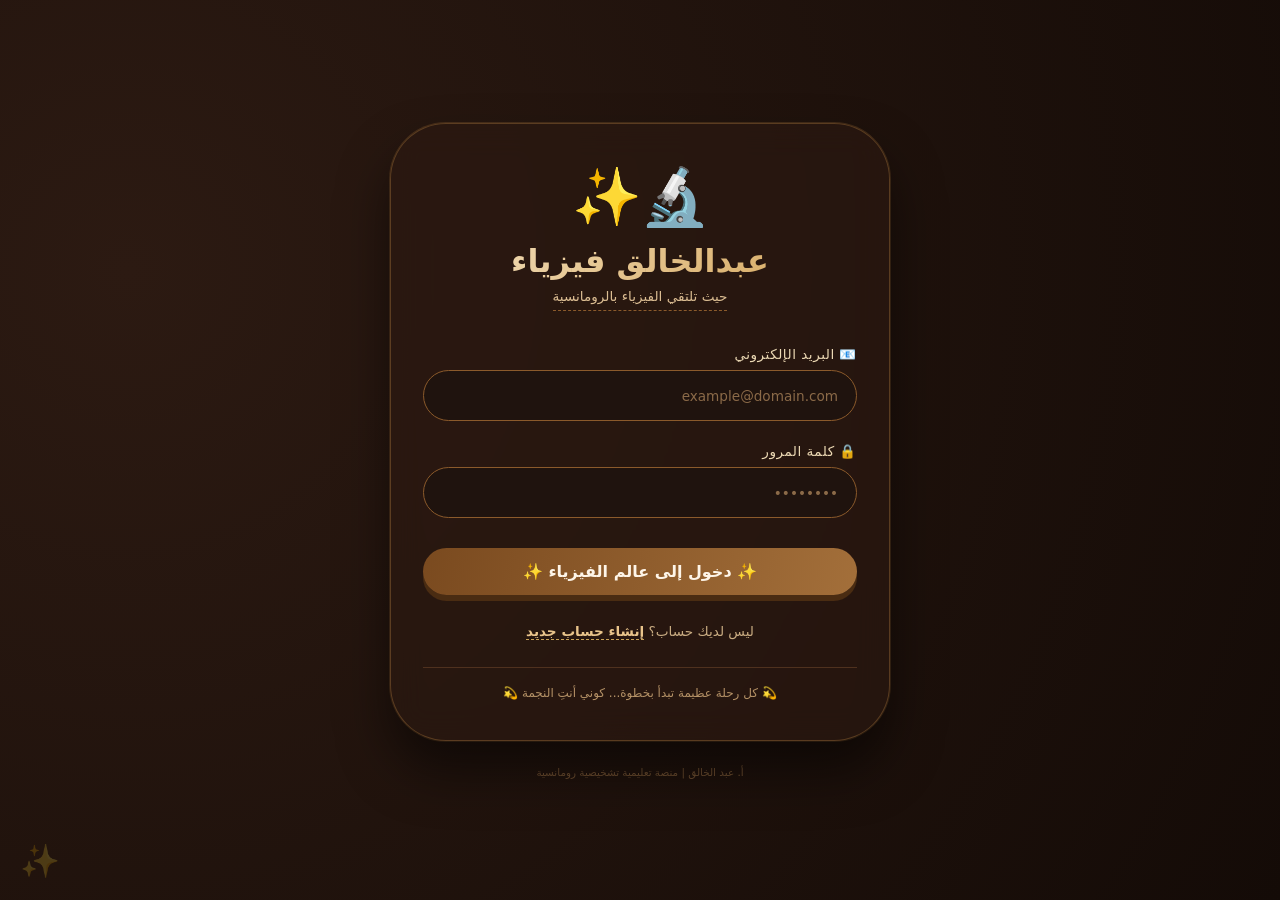
<file: index.html>
<!DOCTYPE html>
<html lang="ar" dir="rtl">
<head>
    <meta charset="UTF-8">
    <meta name="viewport" content="width=device-width, initial-scale=1.0, user-scalable=yes">
    <title>عبدالخالق فيزياء | بوابة الدخول</title>
    <style>
        * {
            margin: 0;
            padding: 0;
            box-sizing: border-box;
        }

        body {
            font-family: 'Segoe UI', 'Tajawal', system-ui, -apple-system, sans-serif;
            background: radial-gradient(circle at 10% 30%, #2c1a12, #140b07);
            min-height: 100vh;
            display: flex;
            align-items: center;
            justify-content: center;
            padding: 20px;
            position: relative;
        }

        /* خلفية متحركة هادئة */
        body::before {
            content: "";
            position: absolute;
            width: 100%;
            height: 100%;
            background-image: radial-gradient(circle at 20% 40%, rgba(210, 150, 75, 0.08) 1%, transparent 1%);
            background-size: 40px 40px;
            pointer-events: none;
        }

        body::after {
            content: "✨";
            position: absolute;
            bottom: 20px;
            left: 20px;
            font-size: 2rem;
            opacity: 0.2;
            pointer-events: none;
        }

        .container {
            width: 100%;
            max-width: 500px;
            position: relative;
            z-index: 2;
        }

        /* البطاقة الرئيسية */
        .glass-card {
            background: rgba(44, 26, 18, 0.65);
            backdrop-filter: blur(16px);
            border-radius: 56px;
            padding: 40px 32px;
            box-shadow: 0 30px 50px rgba(0, 0, 0, 0.5), 0 0 0 1px rgba(210, 150, 75, 0.2);
            border: 1px solid rgba(210, 150, 75, 0.3);
            transition: all 0.4s ease;
        }

        /* الشعار */
        .logo {
            text-align: center;
            font-size: 3.5rem;
            margin-bottom: 12px;
            letter-spacing: -2px;
        }

        h1 {
            text-align: center;
            font-size: 2rem;
            font-weight: 600;
            background: linear-gradient(135deg, #f3e0be, #d4a55a);
            background-clip: text;
            -webkit-background-clip: text;
            color: transparent;
            margin-bottom: 6px;
        }

        .subtitle {
            text-align: center;
            color: #dbbd92;
            font-size: 0.85rem;
            margin-bottom: 35px;
            border-bottom: 1px dashed #8b5a2b;
            display: inline-block;
            width: auto;
            margin-left: auto;
            margin-right: auto;
            padding-bottom: 6px;
        }

        /* الحقول */
        .input-group {
            margin-bottom: 22px;
        }

        label {
            display: block;
            margin-bottom: 8px;
            color: #ecd9b4;
            font-weight: 500;
            font-size: 0.85rem;
            letter-spacing: 0.5px;
        }

        input {
            width: 100%;
            padding: 15px 18px;
            background: #1f130e;
            border: 1.5px solid #8b5a2b;
            border-radius: 60px;
            font-size: 1rem;
            color: #faeedb;
            transition: all 0.25s ease;
            font-family: inherit;
            outline: none;
        }

        input:focus {
            border-color: #e9b85c;
            box-shadow: 0 0 12px rgba(233, 184, 92, 0.2);
            background: #2a1a12;
        }

        input::placeholder {
            color: #8b6a48;
            font-size: 0.85rem;
        }

        /* الأزرار */
        .btn {
            width: 100%;
            background: linear-gradient(105deg, #7a4a1f, #a36f3a);
            border: none;
            padding: 14px;
            border-radius: 60px;
            font-weight: bold;
            font-size: 1rem;
            color: #fef5e8;
            cursor: pointer;
            transition: 0.25s;
            margin-top: 8px;
            font-family: inherit;
            box-shadow: 0 6px 0 #4a2c12;
        }

        .btn:hover {
            background: linear-gradient(105deg, #8e5829, #b88348);
            transform: translateY(-2px);
            box-shadow: 0 8px 0 #4a2c12;
        }

        .btn:active {
            transform: translateY(2px);
            box-shadow: 0 3px 0 #4a2c12;
        }

        .btn-secondary {
            background: transparent;
            box-shadow: none;
            border: 1.5px solid #a36f3a;
            color: #e9c48b;
            margin-top: 10px;
        }

        .btn-secondary:hover {
            background: rgba(163, 111, 58, 0.15);
            transform: translateY(-2px);
            box-shadow: none;
        }

        /* روابط ورسائل */
        .toggle-link {
            text-align: center;
            margin-top: 28px;
            color: #c9ac82;
            font-size: 0.85rem;
        }

        .toggle-link a {
            color: #e9c48b;
            text-decoration: none;
            font-weight: bold;
            border-bottom: 1px dashed #c7a157;
        }

        .romance-message {
            text-align: center;
            margin-top: 28px;
            font-size: 0.75rem;
            color: #b49166;
            border-top: 1px solid #4f311e;
            padding-top: 18px;
        }

        /* مربعات الرسائل */
        .message-box {
            background: #692f2faa;
            backdrop-filter: blur(6px);
            border-radius: 60px;
            padding: 12px 16px;
            text-align: center;
            color: #ffd8c4;
            margin-bottom: 22px;
            font-size: 0.85rem;
            border-right: 3px solid #e9b85c;
        }

        .success-box {
            background: #2f6e3eaa;
            border-right-color: #9bde7c;
            color: #e5ffdd;
        }

        /* كود التفعيل */
        .code-display {
            background: #1e1510;
            border: 1px dashed #e9b85c;
            border-radius: 40px;
            padding: 18px;
            text-align: center;
            margin: 20px 0;
        }

        .code-number {
            font-size: 2rem;
            letter-spacing: 8px;
            font-weight: bold;
            color: #f3c26b;
            font-family: monospace;
        }

        /* تصميم متجاوب */
        @media (max-width: 550px) {
            .glass-card { padding: 30px 22px; }
            h1 { font-size: 1.6rem; }
            .logo { font-size: 2.8rem; }
            .code-number { font-size: 1.4rem; letter-spacing: 4px; }
        }

        footer {
            text-align: center;
            margin-top: 25px;
            font-size: 0.65rem;
            color: #6f4f31;
        }
    </style>
</head>
<body>
<div class="container">
    <!-- بطاقة تسجيل الدخول -->
    <div id="loginCard" class="glass-card">
        <div class="logo">🔬✨</div>
        <h1>عبدالخالق فيزياء</h1>
        <div style="text-align: center;"><span class="subtitle">حيث تلتقي الفيزياء بالرومانسية</span></div>

        <div id="loginMessage"></div>

        <div class="input-group">
            <label>📧 البريد الإلكتروني</label>
            <input type="email" id="loginEmail" placeholder="example@domain.com" autocomplete="email">
        </div>
        <div class="input-group">
            <label>🔒 كلمة المرور</label>
            <input type="password" id="loginPassword" placeholder="••••••••" autocomplete="current-password">
        </div>

        <button class="btn" id="loginBtn">✨ دخول إلى عالم الفيزياء ✨</button>

        <div class="toggle-link">
            ليس لديك حساب؟ <a href="#" id="showSignupBtn">إنشاء حساب جديد</a>
        </div>
        <div class="romance-message">
            💫 كل رحلة عظيمة تبدأ بخطوة... كوني أنتِ النجمة 💫
        </div>
    </div>

    <!-- بطاقة إنشاء حساب جديد -->
    <div id="signupCard" class="glass-card" style="display: none;">
        <div class="logo">📖🌟</div>
        <h1>حساب جديد</h1>
        <div style="text-align: center;"><span class="subtitle">انضمي إلى رحلتنا الفيزيائية</span></div>

        <div id="signupMessage"></div>

        <div class="input-group">
            <label>👤 الاسم (كما تظهرين في لوحتك)</label>
            <input type="text" id="signupName" placeholder="مثال: سارة أحمد">
        </div>
        <div class="input-group">
            <label>📧 البريد الإلكتروني</label>
            <input type="email" id="signupEmail" placeholder="example@domain.com">
        </div>
        <div class="input-group">
            <label>🔐 كلمة المرور</label>
            <input type="password" id="signupPassword" placeholder="كلمة مرور قوية">
        </div>

        <button class="btn" id="signupInitBtn">📝 إنشاء الحساب</button>

        <div class="toggle-link">
            لديك حساب بالفعل؟ <a href="#" id="showLoginBtn">تسجيل الدخول</a>
        </div>
        <div class="romance-message">
            ✨ كل عالمة فيزياء كانت يوماً مبتدئة.. كوني أنتِ البداية ✨
        </div>
    </div>

    <!-- بطاقة تفعيل الحساب (تظهر بعد إنشاء الحساب) -->
    <div id="verifyCard" class="glass-card" style="display: none;">
        <div class="logo">✉️🔑</div>
        <h1>تفعيل الحساب</h1>
        <div style="text-align: center;"><span class="subtitle">أدخلي كود التفعيل لتأكيد حسابك</span></div>

        <div id="verifyMessage"></div>

        <div class="code-display" id="codeDisplayArea"></div>

        <div class="input-group">
            <label>📲 كود التفعيل</label>
            <input type="text" id="verifyCodeInput" placeholder"أدخل الرقم المكون من 6 أرقام" inputmode="numeric">
        </div>

        <button class="btn" id="verifyBtn">✅ تفعيل الحساب</button>

        <div class="toggle-link">
            <a href="#" id="resendCodeBtn">🔄 إعادة إرسال الكود</a>
        </div>
        <div class="romance-message">
            ✨ تحقق من بريدك الإلكتروني (محاكاة) وأدخل الكود أعلاه ✨
        </div>
    </div>

    <footer>أ. عبد الخالق | منصة تعليمية تشخيصية رومانسية</footer>
</div>

<script>
    // ======================== إعدادات التخزين ========================
    const STORAGE_USERS = "physics_users_v2";
    const STORAGE_SESSION = "current_user_session";

    // بيانات المالك (للدخول إلى admin.html)
    const MASTER_EMAIL = "abdualkhaliqali115@gmail.com";
    const MASTER_PASSWORD = "yhwc pthv emeu skge";

    // متغيرات التفعيل المؤقتة
    let pendingUser = null;
    let pendingCode = null;

    // الحصول على المستخدمين المخزنين
    function getUsers() {
        const stored = localStorage.getItem(STORAGE_USERS);
        if (!stored) return [];
        try {
            return JSON.parse(stored);
        } catch(e) {
            return [];
        }
    }

    // حفظ المستخدمين
    function saveUsers(users) {
        localStorage.setItem(STORAGE_USERS, JSON.stringify(users));
    }

    // عرض رسالة داخل عنصر معين
    function showMessage(element, msg, isSuccess = false) {
        if (!element) return;
        element.innerHTML = `<div class="message-box ${isSuccess ? 'success-box' : ''}">${msg}</div>`;
        setTimeout(() => {
            if (element) element.innerHTML = "";
        }, 4000);
    }

    // توليد كود عشوائي مكون من 6 أرقام
    function generateCode() {
        return Math.floor(100000 + Math.random() * 900000).toString();
    }

    // عرض كود التفعيل (محاكاة)
    function showVerificationCode(email, code) {
        const codeArea = document.getElementById('codeDisplayArea');
        if (codeArea) {
            codeArea.innerHTML = `
                <div class="code-number">${code}</div>
                <div style="margin-top: 10px; font-size: 0.75rem; color: #c9ac82;">
                    📧 تم إرسال الكود إلى البريد الإلكتروني:<br>
                    <strong style="color:#e9c48b;">${email}</strong> (محاكاة)
                </div>
            `;
        }
    }

    // الخطوة 1: إنشاء حساب (طلب كود التفعيل)
    function initiateSignup(name, email, password) {
        if (!name || !email || !password) {
            showMessage(signupMessageElem, "✏️ الرجاء ملء جميع الحقول");
            return false;
        }
        if (password.length < 4) {
            showMessage(signupMessageElem, "🔐 كلمة المرور يجب أن تكون 4 أحرف على الأقل");
            return false;
        }

        const users = getUsers();
        if (users.find(u => u.email === email)) {
            showMessage(signupMessageElem, "📧 هذا البريد مسجل بالفعل. الرجاء تسجيل الدخول.");
            return false;
        }

        // تخزين البيانات مؤقتاً
        pendingUser = {
            name: name,
            email: email,
            password: password,
            role: "user",
            status: "active",
            registeredAt: new Date().toISOString()
        };
        pendingCode = generateCode();

        // إظهار كود التفعيل للمستخدم
        showVerificationCode(email, pendingCode);

        // إخفاء بطاقة التسجيل وإظهار بطاقة التفعيل
        document.getElementById('signupCard').style.display = 'none';
        document.getElementById('verifyCard').style.display = 'block';

        showMessage(verifyMessageElem, "✨ تم إرسال كود التفعيل إلى بريدك الإلكتروني (محاكاة). أدخله أدناه.", true);
        return true;
    }

    // الخطوة 2: تفعيل الحساب وحفظه بشكل دائم
    function verifyAndSave(enteredCode) {
        if (!pendingUser || !pendingCode) {
            showMessage(verifyMessageElem, "⚠️ حدث خطأ. الرجاء المحاولة مرة أخرى.");
            return;
        }

        if (enteredCode !== pendingCode) {
            showMessage(verifyMessageElem, "❌ الكود غير صحيح. يرجى المحاولة مرة أخرى.");
            return;
        }

        // حفظ المستخدم الجديد
        const users = getUsers();
        users.push(pendingUser);
        saveUsers(users);

        showMessage(verifyMessageElem, "✅ تم تفعيل حسابك بنجاح! يمكنك الآن تسجيل الدخول.", true);

        // العودة إلى شاشة الدخول بعد ثانيتين
        setTimeout(() => {
            document.getElementById('verifyCard').style.display = 'none';
            document.getElementById('loginCard').style.display = 'block';
            // مسح الحقول
            document.getElementById('loginEmail').value = pendingUser.email;
            document.getElementById('loginPassword').value = "";
            pendingUser = null;
            pendingCode = null;
        }, 2000);
    }

    // إعادة إرسال الكود
    function resendCode() {
        if (pendingUser && pendingUser.email) {
            pendingCode = generateCode();
            showVerificationCode(pendingUser.email, pendingCode);
            showMessage(verifyMessageElem, "🔄 تم إرسال كود جديد إلى بريدك (محاكاة).", true);
        } else {
            window.location.reload();
        }
    }

    // تسجيل الدخول
    function handleLogin(email, password) {
        if (!email || !password) {
            showMessage(loginMessageElem, "✉️ الرجاء إدخال البريد الإلكتروني وكلمة المرور");
            return false;
        }

        // التحقق من المالك أولاً
        if (email === MASTER_EMAIL && password === MASTER_PASSWORD) {
            localStorage.setItem(STORAGE_SESSION, JSON.stringify({
                email: email,
                name: "المدرب عبد الخالق",
                role: "admin"
            }));
            window.location.href = "admin.html";
            return true;
        }

        // التحقق من المستخدمين العاديين
        const users = getUsers();
        const user = users.find(u => u.email === email && u.password === password);
        if (!user) {
            showMessage(loginMessageElem, "⚠️ البريد الإلكتروني أو كلمة المرور غير صحيحة");
            return false;
        }

        // تسجيل الدخول بنجاح
        localStorage.setItem(STORAGE_SESSION, JSON.stringify({
            email: user.email,
            name: user.name,
            role: user.role || "user"
        }));
        window.location.href = "dashboard.html";
        return true;
    }

    // ======================== ربط الأحداث والعناصر ========================
    const loginMessageElem = document.getElementById('loginMessage');
    const signupMessageElem = document.getElementById('signupMessage');
    const verifyMessageElem = document.getElementById('verifyMessage');

    // أزرار تسجيل الدخول
    document.getElementById('loginBtn').addEventListener('click', () => {
        const email = document.getElementById('loginEmail').value.trim();
        const pwd = document.getElementById('loginPassword').value;
        handleLogin(email, pwd);
    });

    // التبديل إلى شاشة إنشاء حساب
    document.getElementById('showSignupBtn').addEventListener('click', (e) => {
        e.preventDefault();
        document.getElementById('loginCard').style.display = 'none';
        document.getElementById('signupCard').style.display = 'block';
        // تنظيف الرسائل
        if (loginMessageElem) loginMessageElem.innerHTML = "";
        if (signupMessageElem) signupMessageElem.innerHTML = "";
    });

    // التبديل إلى شاشة تسجيل الدخول
    document.getElementById('showLoginBtn').addEventListener('click', (e) => {
        e.preventDefault();
        document.getElementById('signupCard').style.display = 'none';
        document.getElementById('verifyCard').style.display = 'none';
        document.getElementById('loginCard').style.display = 'block';
        if (loginMessageElem) loginMessageElem.innerHTML = "";
        if (signupMessageElem) signupMessageElem.innerHTML = "";
        if (verifyMessageElem) verifyMessageElem.innerHTML = "";
    });

    // بدء إنشاء الحساب (طلب كود التفعيل)
    document.getElementById('signupInitBtn').addEventListener('click', () => {
        const name = document.getElementById('signupName').value.trim();
        const email = document.getElementById('signupEmail').value.trim();
        const password = document.getElementById('signupPassword').value;
        initiateSignup(name, email, password);
    });

    // تفعيل الحساب
    document.getElementById('verifyBtn').addEventListener('click', () => {
        const code = document.getElementById('verifyCodeInput').value.trim();
        verifyAndSave(code);
    });

    // إعادة إرسال الكود
    document.getElementById('resendCodeBtn').addEventListener('click', (e) => {
        e.preventDefault();
        resendCode();
    });

    // التحقق من وجود جلسة نشطة (إذا كان المستخدم مسجلاً بالفعل)
    const currentSession = localStorage.getItem(STORAGE_SESSION);
    if (currentSession && (window.location.pathname === "/" || window.location.pathname.includes("index.html"))) {
        try {
            const session = JSON.parse(currentSession);
            if (session.role === "admin") {
                window.location.href = "admin.html";
            } else if (session.role === "user") {
                window.location.href = "dashboard.html";
            }
        } catch(e) {}
    }

    // السماح بإدخال الأرقام فقط في حقل كود التفعيل (اختياري)
    document.getElementById('verifyCodeInput').addEventListener('input', function(e) {
        this.value = this.value.replace(/[^0-9]/g, '');
    });
</script>
</body>
</html>
</file>
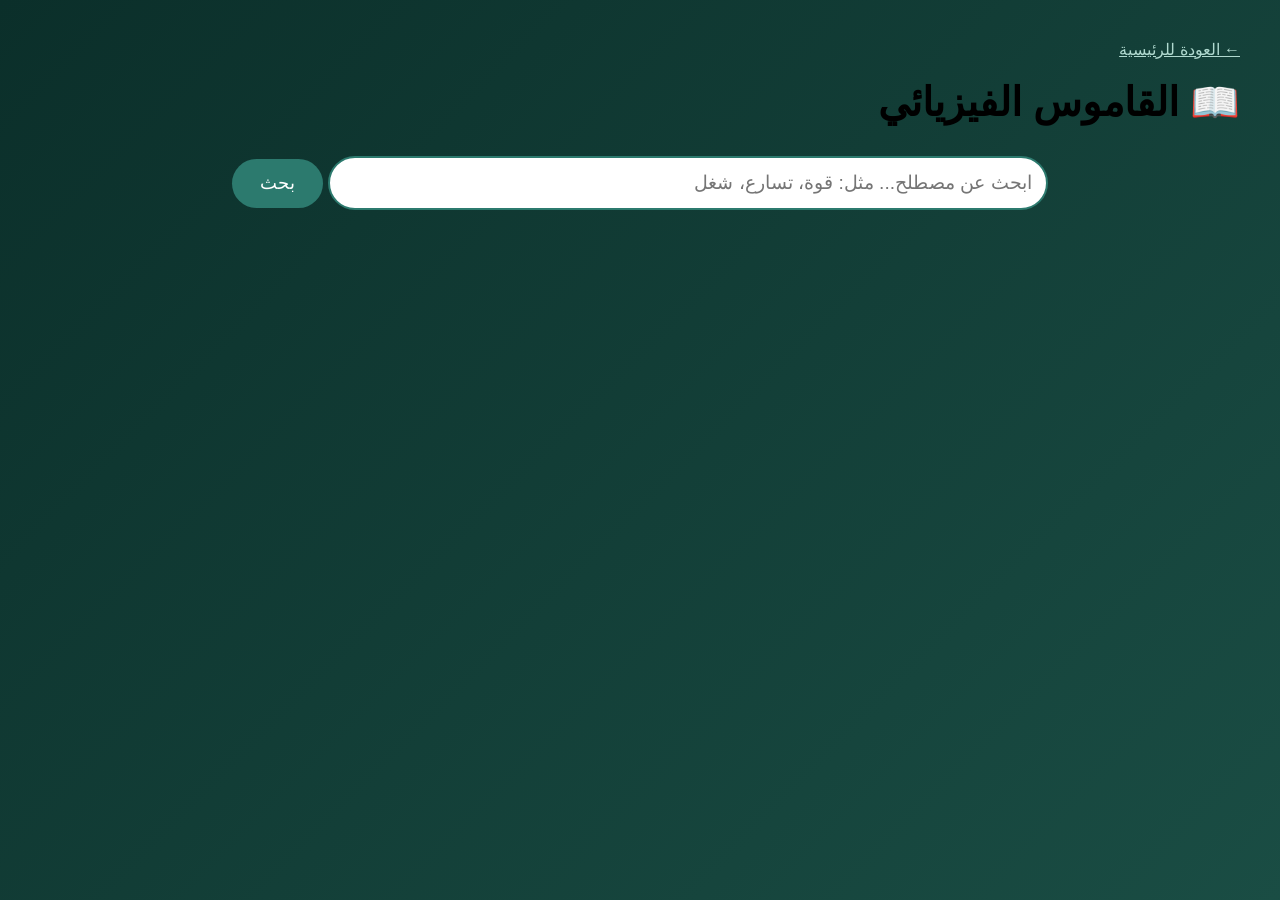
<file: dictionary/index.html>
<!DOCTYPE html>
<html lang="ar" dir="rtl">
<head>
    <meta charset="UTF-8">
    <meta name="viewport" content="width=device-width, initial-scale=1.0">
    <title>القاموس الفيزيائي | أ. عبد الخالق</title>
    <link rel="stylesheet" href="../style.css">
    <style>
        .search-box {
            text-align: center;
            margin: 30px 0;
        }
        input {
            width: 60%;
            padding: 14px;
            font-size: 1.2rem;
            border-radius: 50px;
            border: 2px solid #2c7a6e;
            font-family: inherit;
        }
        button {
            background: #2c7a6e;
            color: white;
            border: none;
            padding: 14px 28px;
            font-size: 1.1rem;
            border-radius: 50px;
            cursor: pointer;
        }
        .result-card {
            background: white;
            border-radius: 32px;
            padding: 25px;
            margin: 20px 0;
            box-shadow: 0 8px 20px rgba(0,0,0,0.1);
            display: none;
        }
        .result-card.show {
            display: block;
        }
        .back-link {
            display: inline-block;
            margin: 20px 0;
            color: #b0d9cf;
        }
    </style>
</head>
<body>
<div class="container">
    <a href="../index.html" class="back-link">← العودة للرئيسية</a>
    <h1>📖 القاموس الفيزيائي</h1>
    <div class="search-box">
        <input type="text" id="searchInput" placeholder="ابحث عن مصطلح... مثل: قوة، تسارع، شغل">
        <button onclick="searchTerm()">بحث</button>
    </div>
    <div id="result" class="result-card"></div>
</div>
<script>
    async function searchTerm() {
        const term = document.getElementById("searchInput").value.trim();
        if(term === "") { alert("يرجى كتابة مصطلح"); return; }
        const response = await fetch("../assets/dictionary.json");
        const data = await response.json();
        const found = data.المصطلحات.find(item => item.الكلمة === term);
        const resultDiv = document.getElementById("result");
        if(found) {
            resultDiv.innerHTML = `
                <h2>🔍 ${found.الكلمة}</h2>
                <p><strong>📖 التعريف:</strong> ${found.التعريف}</p>
                <p><strong>📐 القانون:</strong> ${found.القانون}</p>
                <p><strong>📏 الوحدة:</strong> ${found.الوحدة}</p>
                <p><strong>✨ مثال:</strong> ${found.مثال}</p>
            `;
        } else {
            resultDiv.innerHTML = `<p>⚠️ لم نجد مصطلح "${term}". هل تقصدين: قوة، تسارع، شغل، زخم، طاقة حركية؟</p>`;
        }
        resultDiv.classList.add("show");
    }
</script>
</body>
</html>
</file>
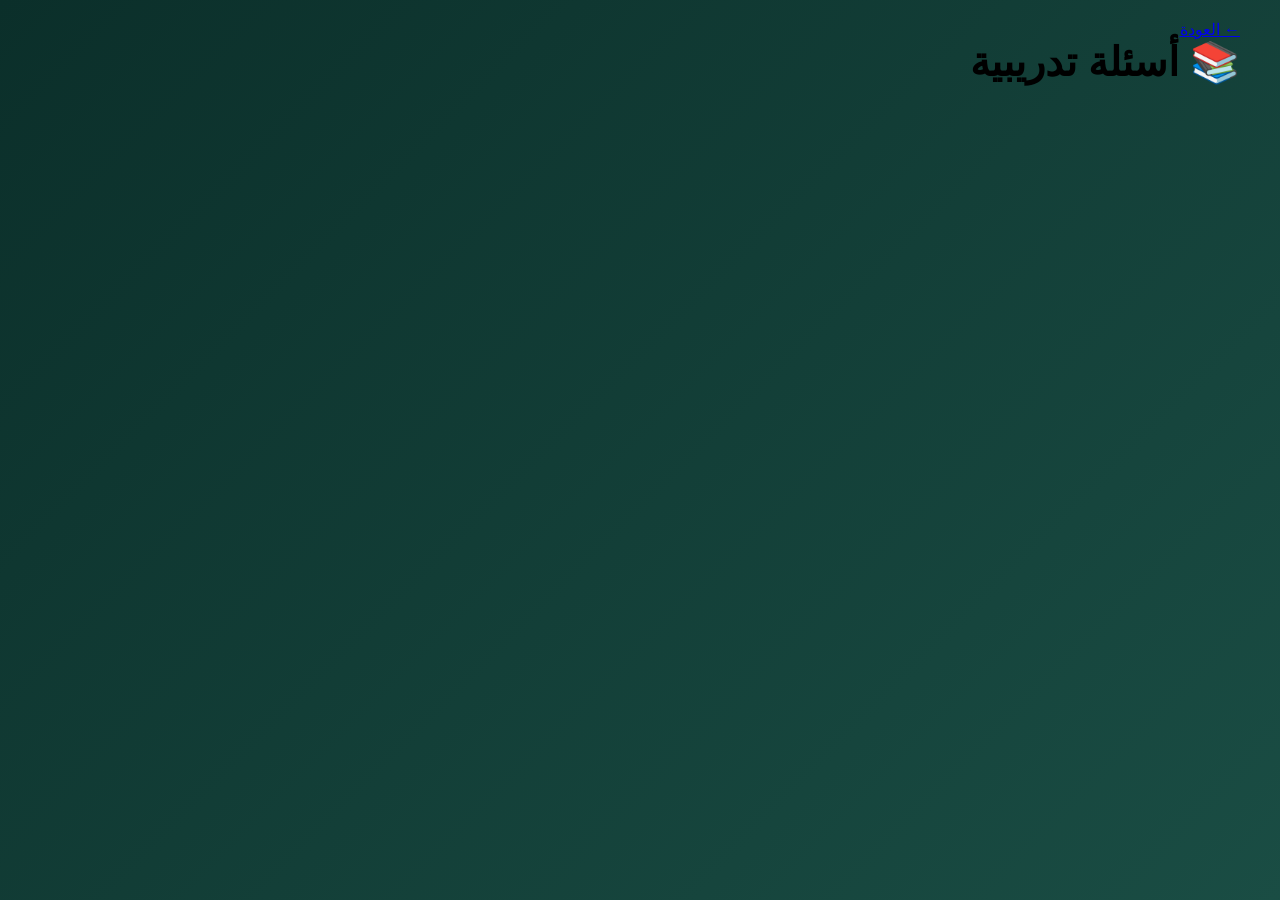
<file: questions/index.html>
<!DOCTYPE html>
<html lang="ar" dir="rtl">
<head>
    <meta charset="UTF-8">
    <title>أسئلة تدريبية</title>
    <link rel="stylesheet" href="../style.css">
</head>
<body>
<div class="container">
    <a href="../index.html" class="back-link">← العودة</a>
    <h1>📚 أسئلة تدريبية</h1>
    <div id="qa"></div>
</div>
<script>
    fetch('../questions/test-questions.json')
        .then(res => res.json())
        .then(data => {
            let html = '';
            data.forEach((item, idx) => {
                html += `<div class="card"><p><strong>${idx+1}. ${item.السؤال}</strong></p>
                         <p>✅ الإجابة الصحيحة: ${item.الصحيح}</p></div>`;
            });
            document.getElementById('qa').innerHTML = html;
        });
</script>
</body>
</html>
</file>
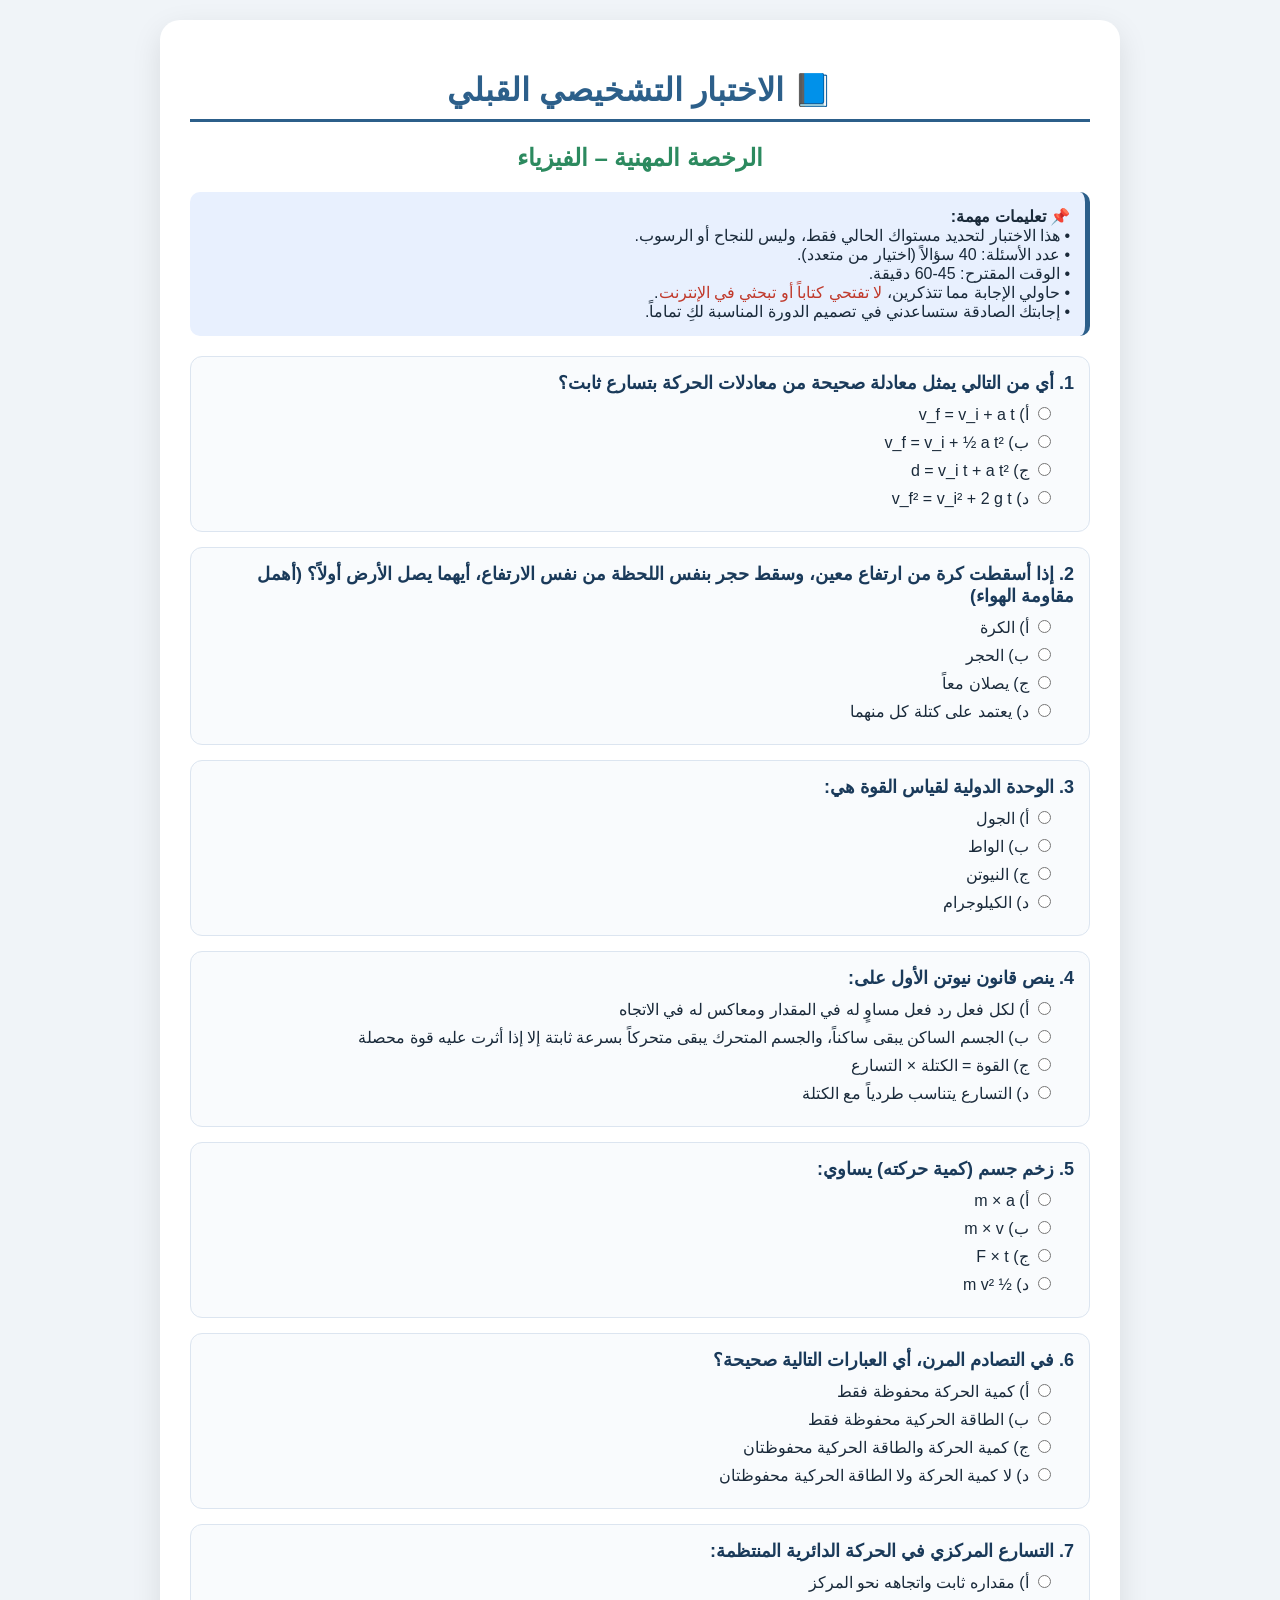
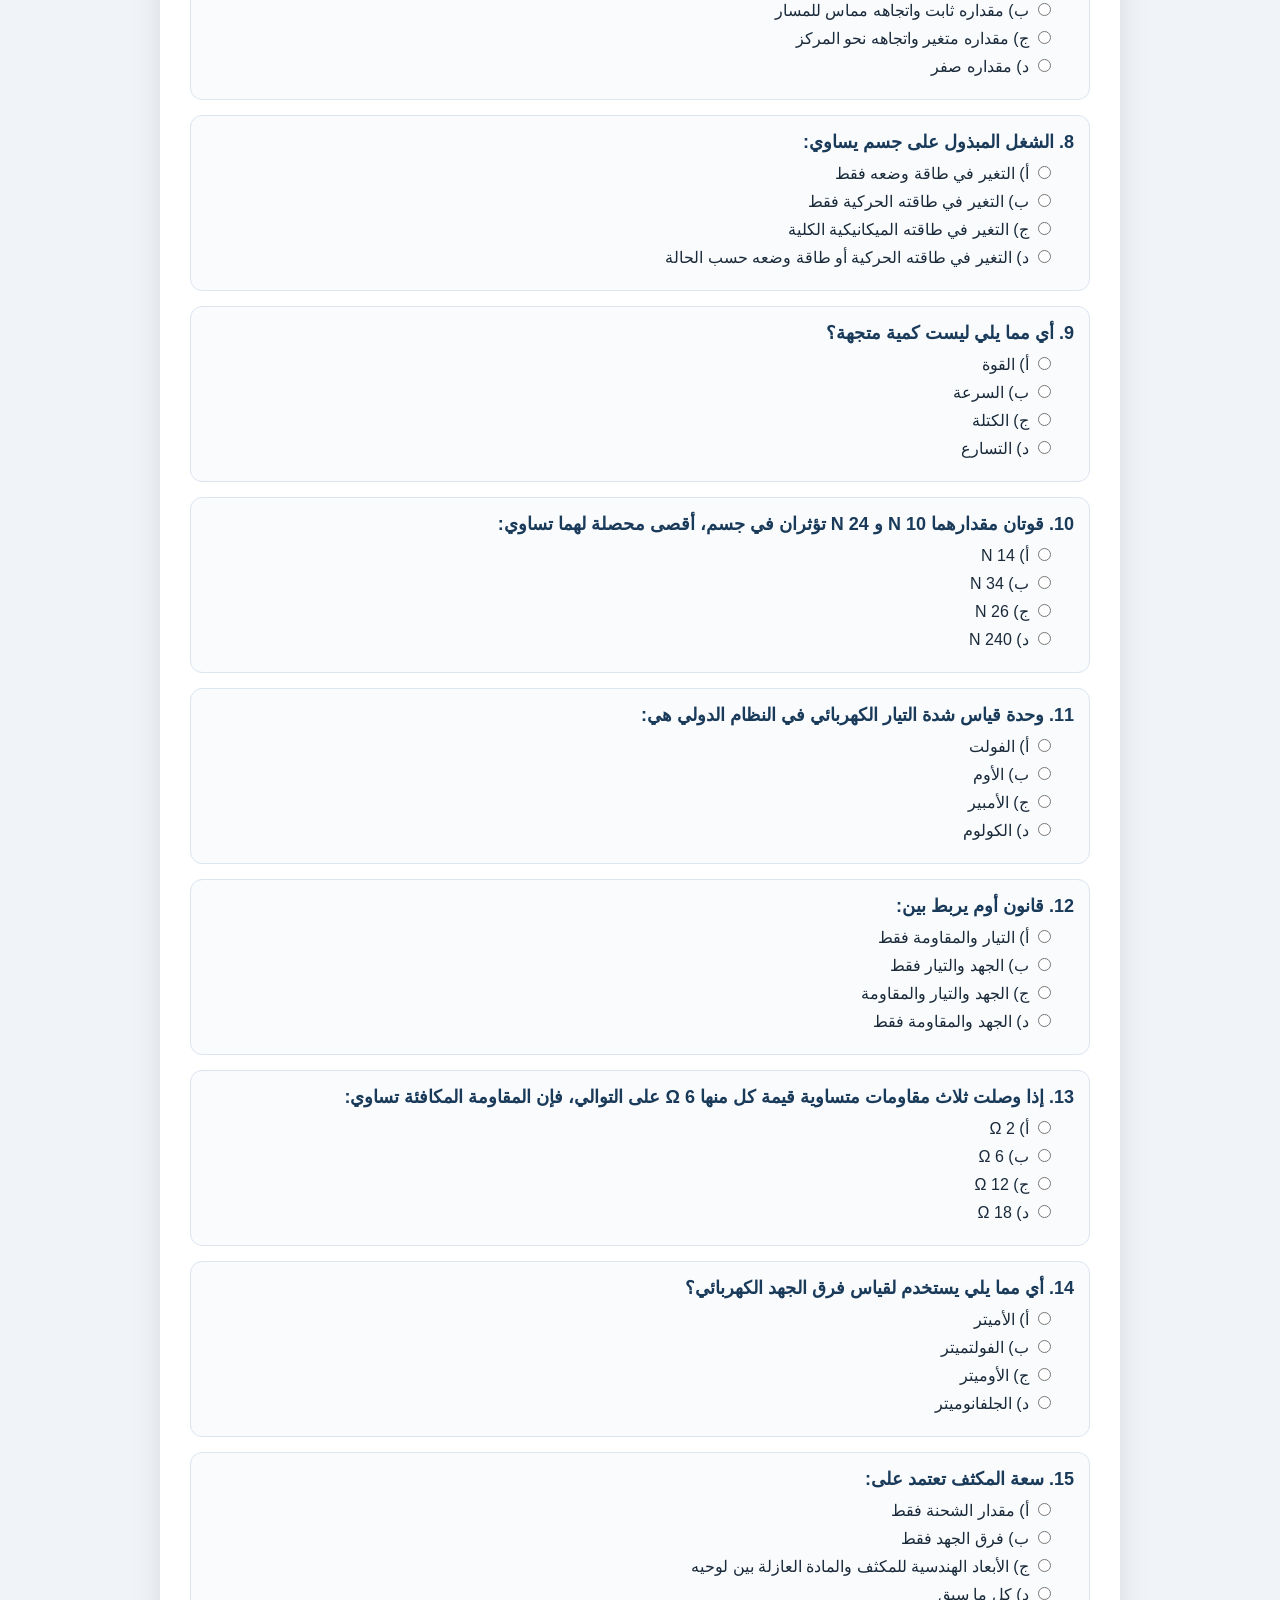
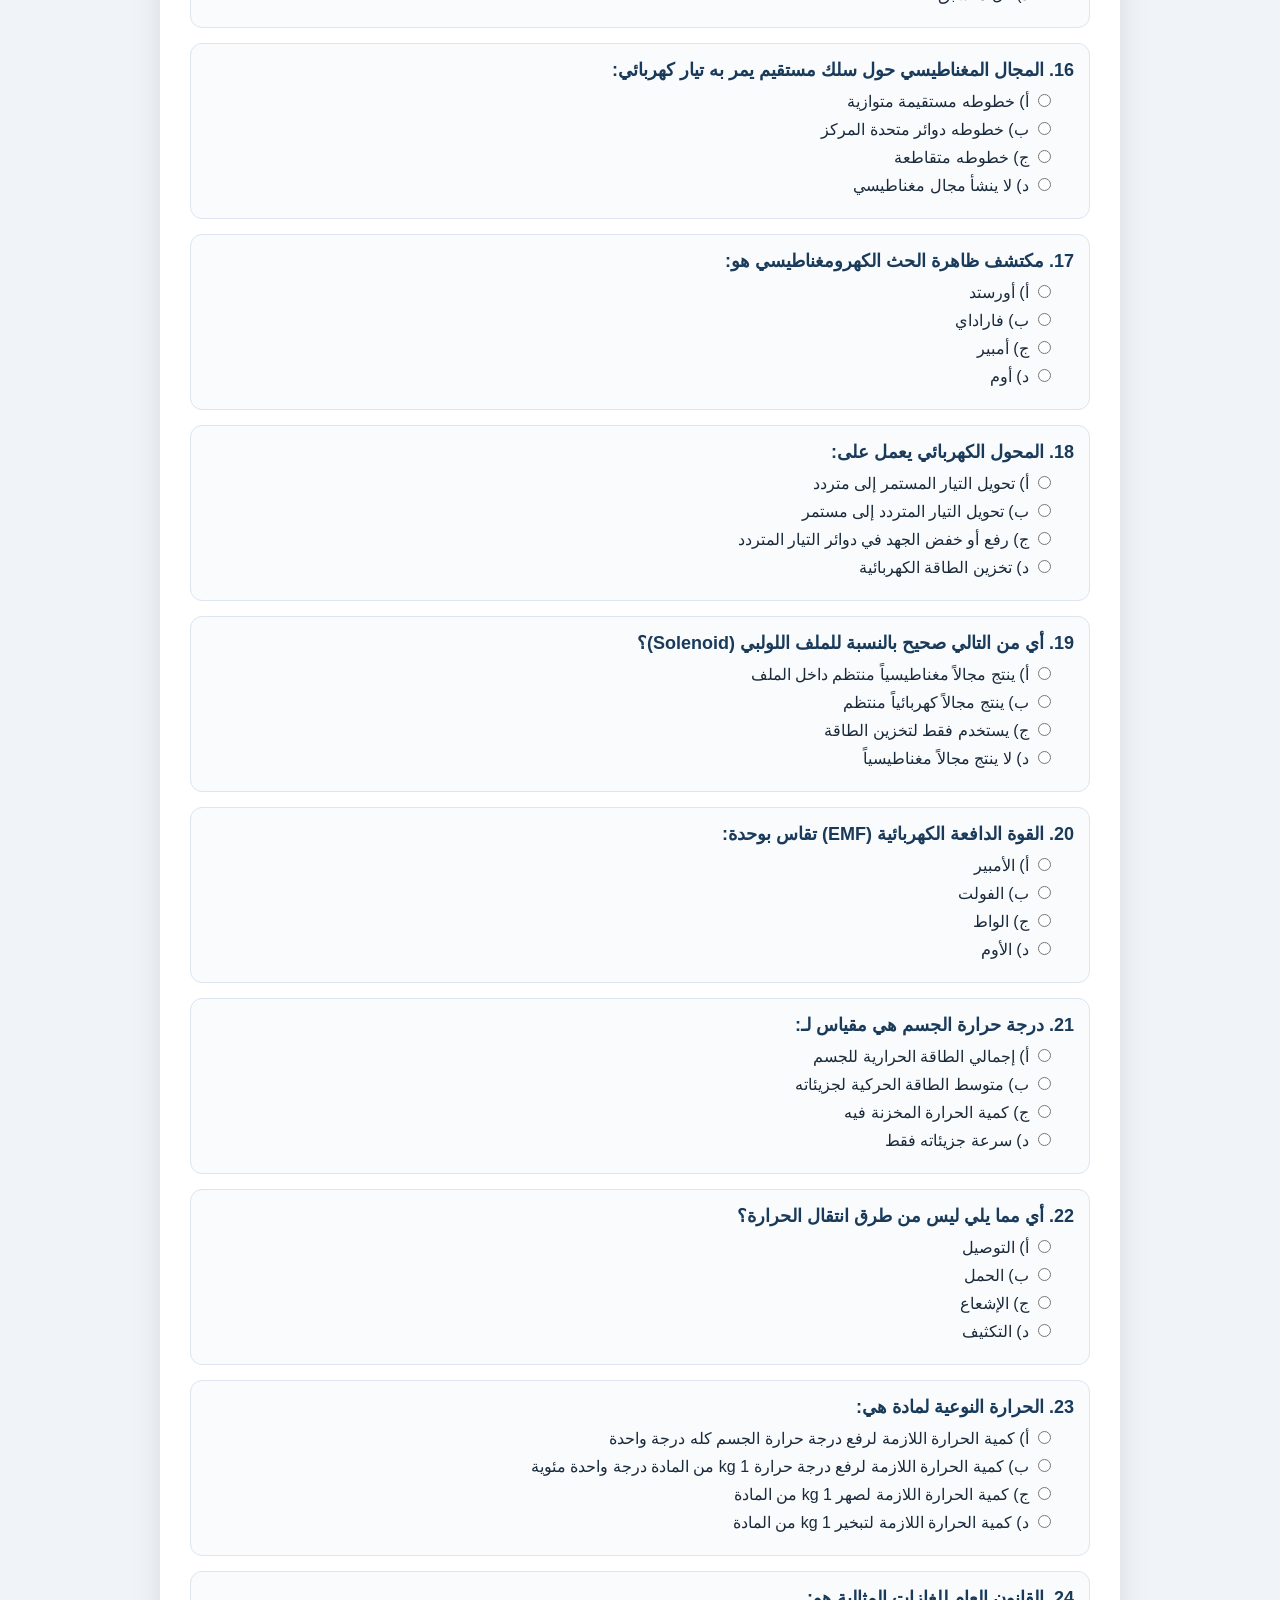
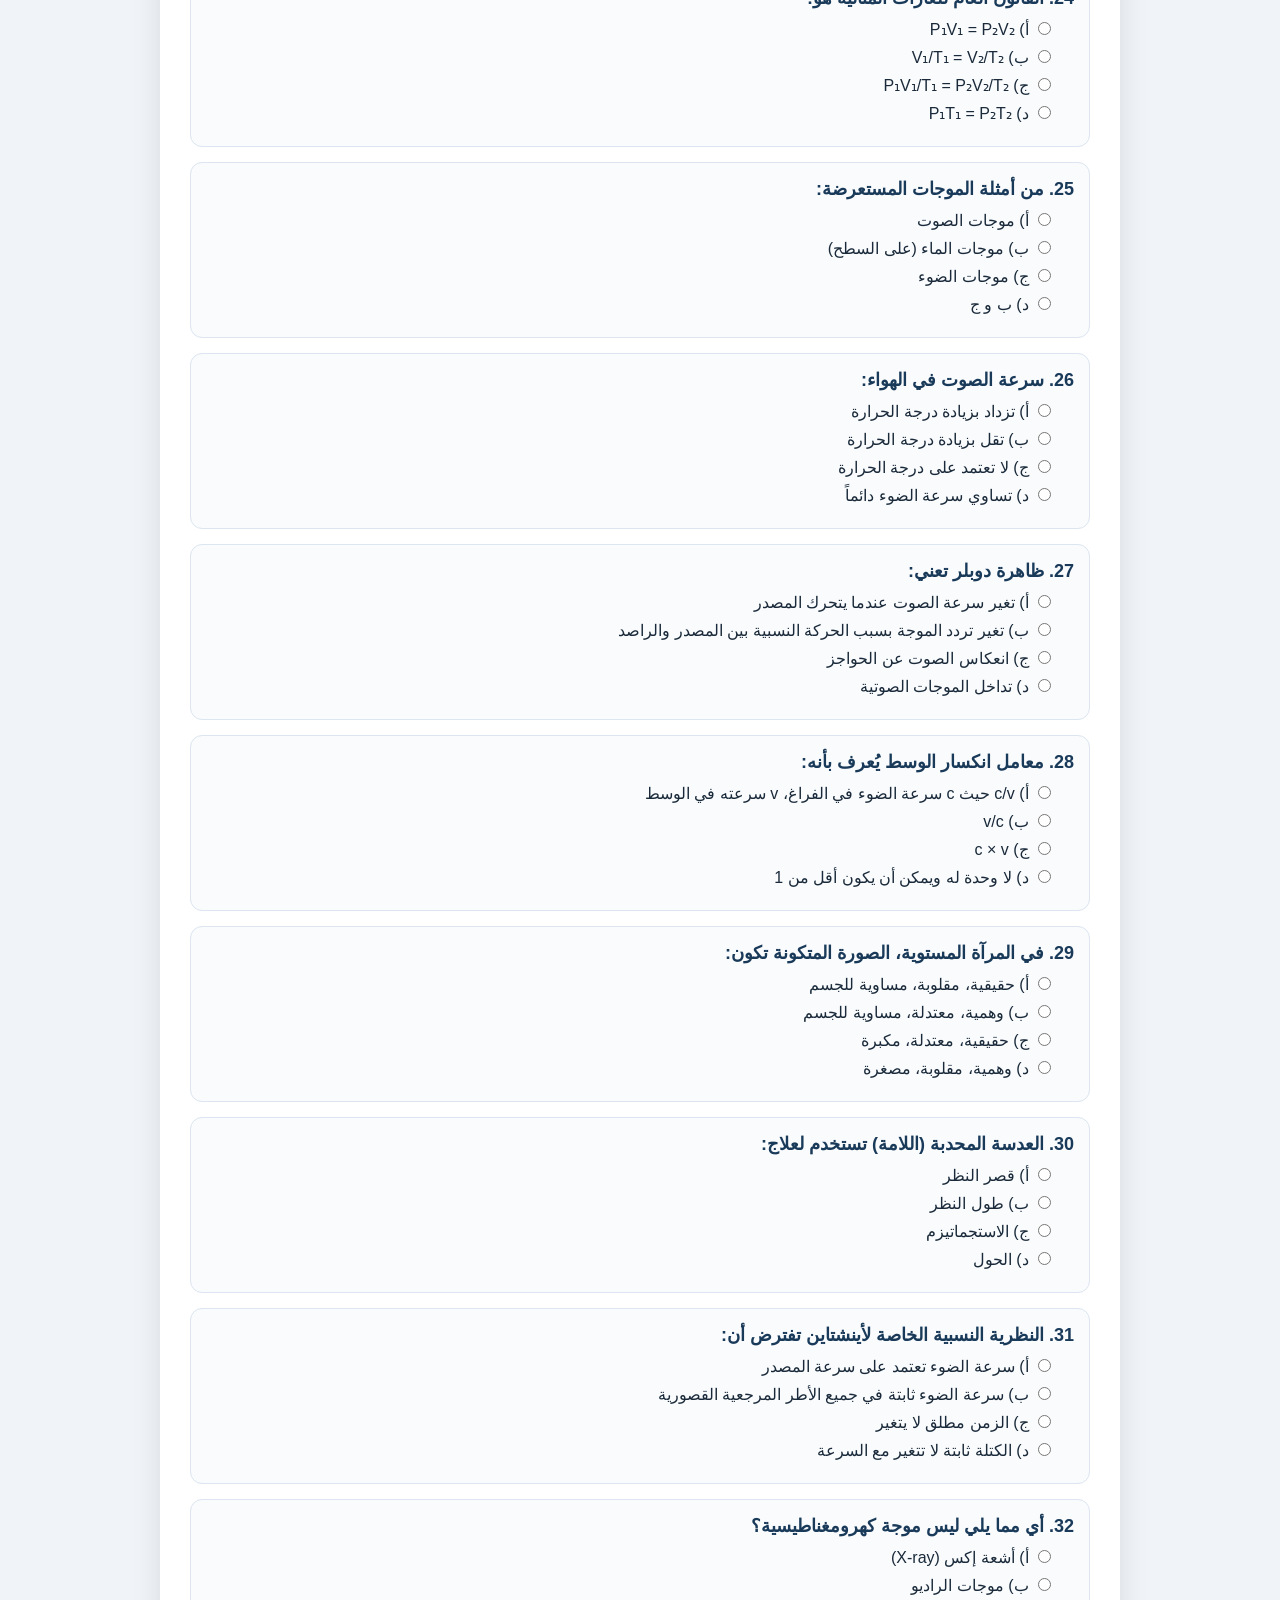
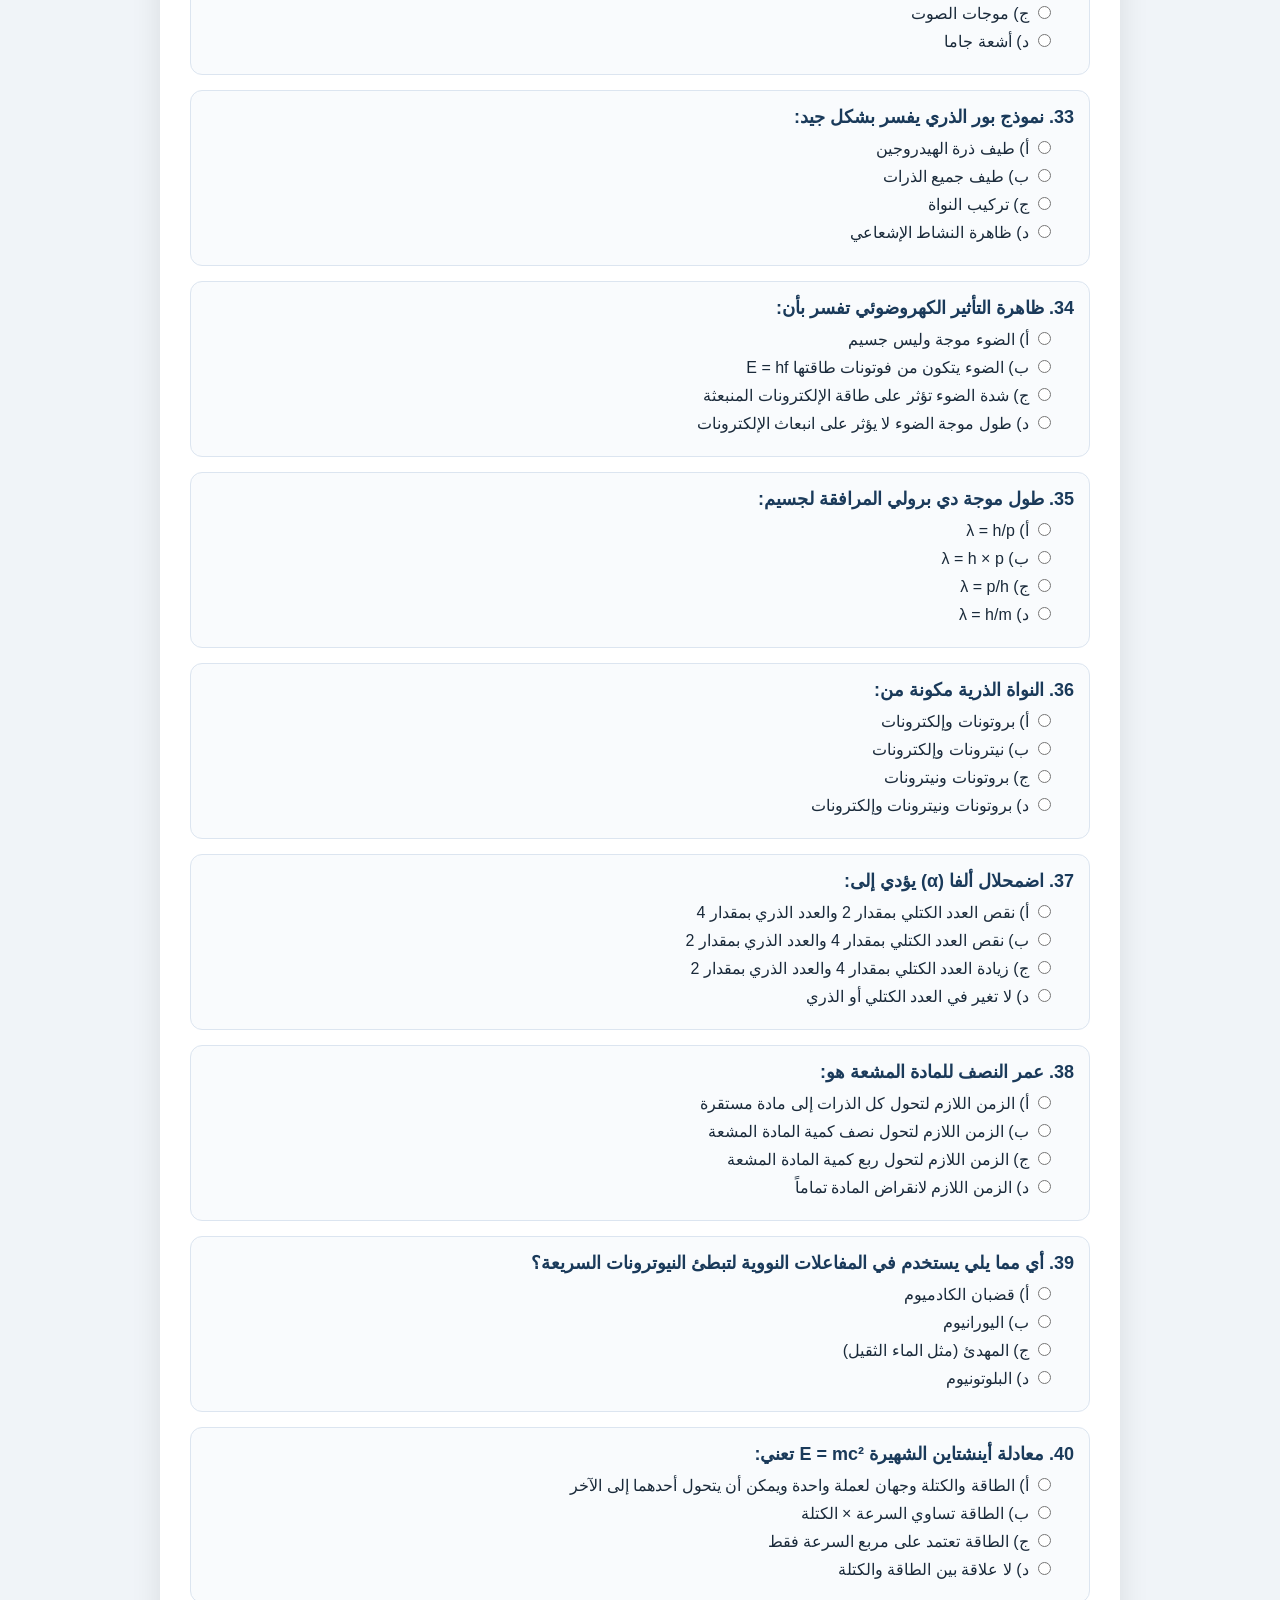
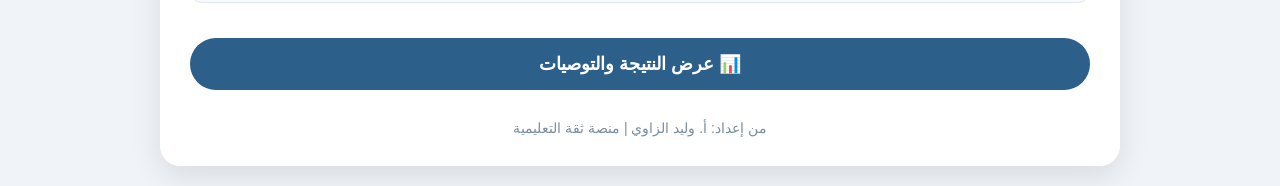
<file: test.html>
<!DOCTYPE html>
<html dir="rtl" lang="ar">
<head>
    <meta charset="UTF-8">
    <meta name="viewport" content="width=device-width, initial-scale=1.0">
    <title>الاختبار التشخيصي القبلي - الرخصة المهنية في الفيزياء</title>
    <style>
        body {
            font-family: 'Segoe UI', Tahoma, Geneva, Verdana, sans-serif;
            background-color: #f0f4f8;
            margin: 0;
            padding: 20px;
            color: #1a2a3a;
        }
        .container {
            max-width: 900px;
            margin: 0 auto;
            background: white;
            border-radius: 20px;
            padding: 30px;
            box-shadow: 0 10px 30px rgba(0,0,0,0.1);
        }
        h1 {
            color: #2c5f8a;
            text-align: center;
            border-bottom: 3px solid #2c5f8a;
            padding-bottom: 10px;
        }
        .instruction {
            background: #e8f0fe;
            padding: 15px;
            border-radius: 10px;
            margin: 20px 0;
            border-right: 5px solid #2c5f8a;
            font-size: 16px;
        }
        .question {
            background: #f9fbfd;
            margin: 15px 0;
            padding: 15px;
            border-radius: 12px;
            border: 1px solid #dce5f0;
        }
        .question-text {
            font-weight: bold;
            margin-bottom: 10px;
            font-size: 18px;
            color: #1a3a5a;
        }
        .options {
            padding-right: 20px;
        }
        .options label {
            display: block;
            margin: 8px 0;
            cursor: pointer;
            font-size: 16px;
        }
        .submit-btn {
            background: #2c5f8a;
            color: white;
            border: none;
            padding: 15px 30px;
            font-size: 18px;
            border-radius: 50px;
            cursor: pointer;
            width: 100%;
            margin-top: 20px;
            font-weight: bold;
        }
        .submit-btn:hover {
            background: #1a4568;
        }
        .result {
            background: #e0f2e9;
            margin-top: 30px;
            padding: 20px;
            border-radius: 15px;
            display: none;
            border-right: 5px solid #2c8a5f;
        }
        footer {
            text-align: center;
            margin-top: 30px;
            font-size: 14px;
            color: #7a8e9e;
        }
        @media (max-width: 600px) {
            .container { padding: 15px; }
            .question-text { font-size: 16px; }
        }
    </style>
</head>
<body>
<div class="container">
    <h1>📘 الاختبار التشخيصي القبلي</h1>
    <h2 style="text-align:center; color:#2c8a5f;">الرخصة المهنية – الفيزياء</h2>
    
    <div class="instruction">
        <strong>📌 تعليمات مهمة:</strong><br>
        • هذا الاختبار لتحديد مستواك الحالي فقط، وليس للنجاح أو الرسوب.<br>
        • عدد الأسئلة: 40 سؤالاً (اختيار من متعدد).<br>
        • الوقت المقترح: 45-60 دقيقة.<br>
        • حاولي الإجابة مما تتذكرين، <span style="color:#c0392b;">لا تفتحي كتاباً أو تبحثي في الإنترنت</span>.<br>
        • إجابتك الصادقة ستساعدني في تصميم الدورة المناسبة لكِ تماماً.
    </div>

    <form id="quizForm">
        <!-- الأسئلة سيتم توليدها بواسطة JavaScript لتسهيل الإضافة -->
        <div id="questionsContainer"></div>
        <button type="button" class="submit-btn" onclick="calculateResult()">📊 عرض النتيجة والتوصيات</button>
    </form>

    <div id="result" class="result"></div>
    <footer>من إعداد: أ. وليد الزاوي | منصة ثقة التعليمية</footer>
</div>

<script>
    // الإجابات الصحيحة بالترتيب (من 1 إلى 40)
    const correctAnswers = {
        q1: 'a', q2: 'c', q3: 'c', q4: 'b', q5: 'b', q6: 'c', q7: 'a', q8: 'd', q9: 'c', q10: 'b',
        q11: 'c', q12: 'c', q13: 'd', q14: 'b', q15: 'c', q16: 'b', q17: 'b', q18: 'c', q19: 'a', q20: 'b',
        q21: 'b', q22: 'd', q23: 'b', q24: 'c', q25: 'd', q26: 'a', q27: 'b', q28: 'a', q29: 'b', q30: 'b',
        q31: 'b', q32: 'c', q33: 'a', q34: 'b', q35: 'a', q36: 'c', q37: 'b', q38: 'b', q39: 'c', q40: 'a'
    };

    // الأسئلة والخيارات
    const questions = [
        { text: "أي من التالي يمثل معادلة صحيحة من معادلات الحركة بتسارع ثابت؟", options: ["أ) v_f = v_i + a t", "ب) v_f = v_i + ½ a t²", "ج) d = v_i t + a t²", "د) v_f² = v_i² + 2 g t"] },
        { text: "إذا أسقطت كرة من ارتفاع معين، وسقط حجر بنفس اللحظة من نفس الارتفاع، أيهما يصل الأرض أولاً؟ (أهمل مقاومة الهواء)", options: ["أ) الكرة", "ب) الحجر", "ج) يصلان معاً", "د) يعتمد على كتلة كل منهما"] },
        { text: "الوحدة الدولية لقياس القوة هي:", options: ["أ) الجول", "ب) الواط", "ج) النيوتن", "د) الكيلوجرام"] },
        { text: "ينص قانون نيوتن الأول على:", options: ["أ) لكل فعل رد فعل مساوٍ له في المقدار ومعاكس له في الاتجاه", "ب) الجسم الساكن يبقى ساكناً، والجسم المتحرك يبقى متحركاً بسرعة ثابتة إلا إذا أثرت عليه قوة محصلة", "ج) القوة = الكتلة × التسارع", "د) التسارع يتناسب طردياً مع الكتلة"] },
        { text: "زخم جسم (كمية حركته) يساوي:", options: ["أ) m × a", "ب) m × v", "ج) F × t", "د) ½ m v²"] },
        { text: "في التصادم المرن، أي العبارات التالية صحيحة؟", options: ["أ) كمية الحركة محفوظة فقط", "ب) الطاقة الحركية محفوظة فقط", "ج) كمية الحركة والطاقة الحركية محفوظتان", "د) لا كمية الحركة ولا الطاقة الحركية محفوظتان"] },
        { text: "التسارع المركزي في الحركة الدائرية المنتظمة:", options: ["أ) مقداره ثابت واتجاهه نحو المركز", "ب) مقداره ثابت واتجاهه مماس للمسار", "ج) مقداره متغير واتجاهه نحو المركز", "د) مقداره صفر"] },
        { text: "الشغل المبذول على جسم يساوي:", options: ["أ) التغير في طاقة وضعه فقط", "ب) التغير في طاقته الحركية فقط", "ج) التغير في طاقته الميكانيكية الكلية", "د) التغير في طاقته الحركية أو طاقة وضعه حسب الحالة"] },
        { text: "أي مما يلي ليست كمية متجهة؟", options: ["أ) القوة", "ب) السرعة", "ج) الكتلة", "د) التسارع"] },
        { text: "قوتان مقدارهما 10 N و 24 N تؤثران في جسم، أقصى محصلة لهما تساوي:", options: ["أ) 14 N", "ب) 34 N", "ج) 26 N", "د) 240 N"] },
        { text: "وحدة قياس شدة التيار الكهربائي في النظام الدولي هي:", options: ["أ) الفولت", "ب) الأوم", "ج) الأمبير", "د) الكولوم"] },
        { text: "قانون أوم يربط بين:", options: ["أ) التيار والمقاومة فقط", "ب) الجهد والتيار فقط", "ج) الجهد والتيار والمقاومة", "د) الجهد والمقاومة فقط"] },
        { text: "إذا وصلت ثلاث مقاومات متساوية قيمة كل منها 6 Ω على التوالي، فإن المقاومة المكافئة تساوي:", options: ["أ) 2 Ω", "ب) 6 Ω", "ج) 12 Ω", "د) 18 Ω"] },
        { text: "أي مما يلي يستخدم لقياس فرق الجهد الكهربائي؟", options: ["أ) الأميتر", "ب) الفولتميتر", "ج) الأوميتر", "د) الجلفانوميتر"] },
        { text: "سعة المكثف تعتمد على:", options: ["أ) مقدار الشحنة فقط", "ب) فرق الجهد فقط", "ج) الأبعاد الهندسية للمكثف والمادة العازلة بين لوحيه", "د) كل ما سبق"] },
        { text: "المجال المغناطيسي حول سلك مستقيم يمر به تيار كهربائي:", options: ["أ) خطوطه مستقيمة متوازية", "ب) خطوطه دوائر متحدة المركز", "ج) خطوطه متقاطعة", "د) لا ينشأ مجال مغناطيسي"] },
        { text: "مكتشف ظاهرة الحث الكهرومغناطيسي هو:", options: ["أ) أورستد", "ب) فاراداي", "ج) أمبير", "د) أوم"] },
        { text: "المحول الكهربائي يعمل على:", options: ["أ) تحويل التيار المستمر إلى متردد", "ب) تحويل التيار المتردد إلى مستمر", "ج) رفع أو خفض الجهد في دوائر التيار المتردد", "د) تخزين الطاقة الكهربائية"] },
        { text: "أي من التالي صحيح بالنسبة للملف اللولبي (Solenoid)؟", options: ["أ) ينتج مجالاً مغناطيسياً منتظم داخل الملف", "ب) ينتج مجالاً كهربائياً منتظم", "ج) يستخدم فقط لتخزين الطاقة", "د) لا ينتج مجالاً مغناطيسياً"] },
        { text: "القوة الدافعة الكهربائية (EMF) تقاس بوحدة:", options: ["أ) الأمبير", "ب) الفولت", "ج) الواط", "د) الأوم"] },
        { text: "درجة حرارة الجسم هي مقياس لـ:", options: ["أ) إجمالي الطاقة الحرارية للجسم", "ب) متوسط الطاقة الحركية لجزيئاته", "ج) كمية الحرارة المخزنة فيه", "د) سرعة جزيئاته فقط"] },
        { text: "أي مما يلي ليس من طرق انتقال الحرارة؟", options: ["أ) التوصيل", "ب) الحمل", "ج) الإشعاع", "د) التكثيف"] },
        { text: "الحرارة النوعية لمادة هي:", options: ["أ) كمية الحرارة اللازمة لرفع درجة حرارة الجسم كله درجة واحدة", "ب) كمية الحرارة اللازمة لرفع درجة حرارة 1 kg من المادة درجة واحدة مئوية", "ج) كمية الحرارة اللازمة لصهر 1 kg من المادة", "د) كمية الحرارة اللازمة لتبخير 1 kg من المادة"] },
        { text: "القانون العام للغازات المثالية هو:", options: ["أ) P₁V₁ = P₂V₂", "ب) V₁/T₁ = V₂/T₂", "ج) P₁V₁/T₁ = P₂V₂/T₂", "د) P₁T₁ = P₂T₂"] },
        { text: "من أمثلة الموجات المستعرضة:", options: ["أ) موجات الصوت", "ب) موجات الماء (على السطح)", "ج) موجات الضوء", "د) ب و ج"] },
        { text: "سرعة الصوت في الهواء:", options: ["أ) تزداد بزيادة درجة الحرارة", "ب) تقل بزيادة درجة الحرارة", "ج) لا تعتمد على درجة الحرارة", "د) تساوي سرعة الضوء دائماً"] },
        { text: "ظاهرة دوبلر تعني:", options: ["أ) تغير سرعة الصوت عندما يتحرك المصدر", "ب) تغير تردد الموجة بسبب الحركة النسبية بين المصدر والراصد", "ج) انعكاس الصوت عن الحواجز", "د) تداخل الموجات الصوتية"] },
        { text: "معامل انكسار الوسط يُعرف بأنه:", options: ["أ) c/v حيث c سرعة الضوء في الفراغ، v سرعته في الوسط", "ب) v/c", "ج) c × v", "د) لا وحدة له ويمكن أن يكون أقل من 1"] },
        { text: "في المرآة المستوية، الصورة المتكونة تكون:", options: ["أ) حقيقية، مقلوبة، مساوية للجسم", "ب) وهمية، معتدلة، مساوية للجسم", "ج) حقيقية، معتدلة، مكبرة", "د) وهمية، مقلوبة، مصغرة"] },
        { text: "العدسة المحدبة (اللامة) تستخدم لعلاج:", options: ["أ) قصر النظر", "ب) طول النظر", "ج) الاستجماتيزم", "د) الحول"] },
        { text: "النظرية النسبية الخاصة لأينشتاين تفترض أن:", options: ["أ) سرعة الضوء تعتمد على سرعة المصدر", "ب) سرعة الضوء ثابتة في جميع الأطر المرجعية القصورية", "ج) الزمن مطلق لا يتغير", "د) الكتلة ثابتة لا تتغير مع السرعة"] },
        { text: "أي مما يلي ليس موجة كهرومغناطيسية؟", options: ["أ) أشعة إكس (X-ray)", "ب) موجات الراديو", "ج) موجات الصوت", "د) أشعة جاما"] },
        { text: "نموذج بور الذري يفسر بشكل جيد:", options: ["أ) طيف ذرة الهيدروجين", "ب) طيف جميع الذرات", "ج) تركيب النواة", "د) ظاهرة النشاط الإشعاعي"] },
        { text: "ظاهرة التأثير الكهروضوئي تفسر بأن:", options: ["أ) الضوء موجة وليس جسيم", "ب) الضوء يتكون من فوتونات طاقتها E = hf", "ج) شدة الضوء تؤثر على طاقة الإلكترونات المنبعثة", "د) طول موجة الضوء لا يؤثر على انبعاث الإلكترونات"] },
        { text: "طول موجة دي برولي المرافقة لجسيم:", options: ["أ) λ = h/p", "ب) λ = h × p", "ج) λ = p/h", "د) λ = h/m"] },
        { text: "النواة الذرية مكونة من:", options: ["أ) بروتونات وإلكترونات", "ب) نيترونات وإلكترونات", "ج) بروتونات ونيترونات", "د) بروتونات ونيترونات وإلكترونات"] },
        { text: "اضمحلال ألفا (α) يؤدي إلى:", options: ["أ) نقص العدد الكتلي بمقدار 2 والعدد الذري بمقدار 4", "ب) نقص العدد الكتلي بمقدار 4 والعدد الذري بمقدار 2", "ج) زيادة العدد الكتلي بمقدار 4 والعدد الذري بمقدار 2", "د) لا تغير في العدد الكتلي أو الذري"] },
        { text: "عمر النصف للمادة المشعة هو:", options: ["أ) الزمن اللازم لتحول كل الذرات إلى مادة مستقرة", "ب) الزمن اللازم لتحول نصف كمية المادة المشعة", "ج) الزمن اللازم لتحول ربع كمية المادة المشعة", "د) الزمن اللازم لانقراض المادة تماماً"] },
        { text: "أي مما يلي يستخدم في المفاعلات النووية لتبطئ النيوترونات السريعة؟", options: ["أ) قضبان الكادميوم", "ب) اليورانيوم", "ج) المهدئ (مثل الماء الثقيل)", "د) البلوتونيوم"] },
        { text: "معادلة أينشتاين الشهيرة E = mc² تعني:", options: ["أ) الطاقة والكتلة وجهان لعملة واحدة ويمكن أن يتحول أحدهما إلى الآخر", "ب) الطاقة تساوي السرعة × الكتلة", "ج) الطاقة تعتمد على مربع السرعة فقط", "د) لا علاقة بين الطاقة والكتلة"] }
    ];

    // عرض الأسئلة ديناميكياً
    function loadQuestions() {
        let container = document.getElementById('questionsContainer');
        let html = '';
        for(let i=0; i<questions.length; i++) {
            html += `<div class="question">
                        <div class="question-text">${i+1}. ${questions[i].text}</div>
                        <div class="options">`;
            for(let opt of questions[i].options) {
                let optLetter = opt.charAt(0).toLowerCase();
                html += `<label><input type="radio" name="q${i+1}" value="${optLetter}"> ${opt}</label>`;
            }
            html += `</div></div>`;
        }
        container.innerHTML = html;
    }

    // حساب النتيجة
    function calculateResult() {
        let score = 0;
        let total = 40;
        
        for(let i=1; i<=total; i++) {
            let selected = document.querySelector(`input[name="q${i}"]:checked`);
            if(selected && selected.value === correctAnswers[`q${i}`]) {
                score++;
            }
        }
        
        let percentage = (score / total) * 100;
        let resultDiv = document.getElementById('result');
        
        let recommendation = '';
        if(percentage >= 70) {
            recommendation = '✅ مستواكِ جيد! أنتِ بحاجة إلى دورة مراجعة مكثفة (30-40 ساعة) مع التركيز على المسائل.';
        } else if(percentage >= 40) {
            recommendation = '⚠️ مستواكِ متوسط. تحتاجين إلى دورة كاملة (50-60 ساعة) مع تركيز على إعادة تأسيس المفاهيم الأساسية وحل التجميعات.';
        } else {
            recommendation = '📚 مستواكِ يحتاج إلى تأسيس قوي. أنصح بدورة تأهيلية شاملة (60-70 ساعة) تبدأ من الصفر مع تمارين مكثفة وورش مسائل.';
        }
        
        resultDiv.innerHTML = `<h3>📊 نتيجتك: ${score} من ${total} (${Math.round(percentage)}%)</h3>
                               <p><strong>التوصية:</strong> ${recommendation}</p>
                               <p style="margin-top:15px;">سأتصل بكِ قريباً لمناقشة التفاصيل وبناء الخطة المناسبة لمستواكِ.</p>
                               <p style="color:#2c5f8a;">شكراً لكِ على الصراحة، هذا يساعدني كثيراً في خدمتكِ بشكل أفضل.</p>`;
        resultDiv.style.display = 'block';
        
        // تمرير سلس للنتيجة
        resultDiv.scrollIntoView({ behavior: 'smooth', block: 'start' });
    }
    
    loadQuestions();
</script>
</body>
</html>
</file>
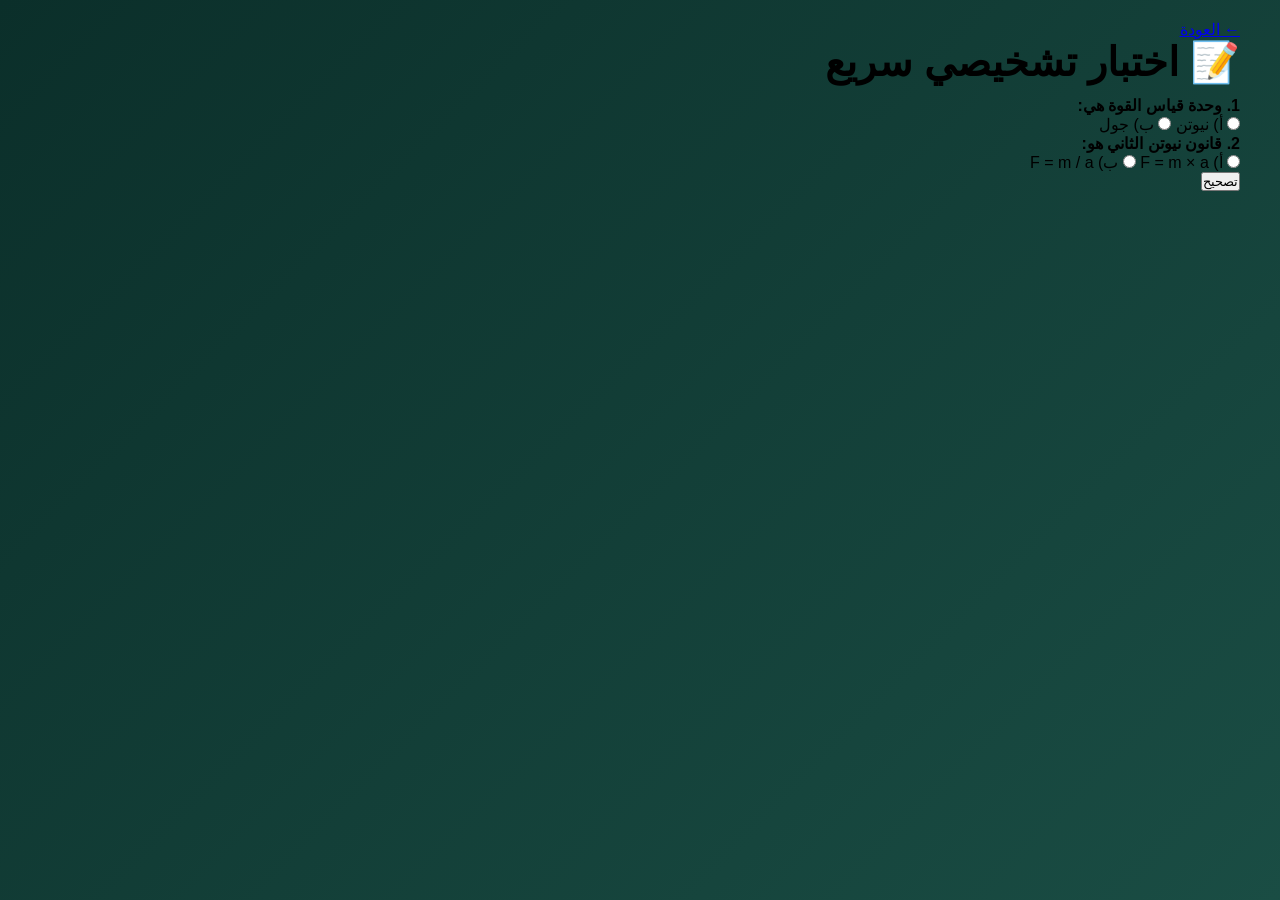
<file: exams/diagnostic.html>
<!DOCTYPE html>
<html lang="ar" dir="rtl">
<head>
    <meta charset="UTF-8">
    <title>اختبار تشخيصي - فيزياء</title>
    <link rel="stylesheet" href="../style.css">
</head>
<body>
<div class="container">
    <a href="../index.html" class="back-link">← العودة</a>
    <h1>📝 اختبار تشخيصي سريع</h1>
    <form id="quiz">
        <div class="question"><p><strong>1. وحدة قياس القوة هي:</strong></p>
            <label><input type="radio" name="q1" value="A"> أ) نيوتن</label>
            <label><input type="radio" name="q1" value="B"> ب) جول</label>
        </div>
        <div class="question"><p><strong>2. قانون نيوتن الثاني هو:</strong></p>
            <label><input type="radio" name="q2" value="A"> أ) F = m × a</label>
            <label><input type="radio" name="q2" value="B"> ب) F = m / a</label>
        </div>
        <button type="button" onclick="gradeQuiz()">تصحيح</button>
    </form>
    <div id="resultMsg"></div>
</div>
<script>
    function gradeQuiz() {
        let score = 0;
        const q1 = document.querySelector('input[name="q1"]:checked');
        const q2 = document.querySelector('input[name="q2"]:checked');
        if(q1 && q1.value === 'A') score++;
        if(q2 && q2.value === 'A') score++;
        document.getElementById('resultMsg').innerHTML = `<h3>نتيجتك: ${score}/2</h3>`;
        // حفظ في LocalStorage (سيُستخدم لاحقاً في لوحة الطالب)
        localStorage.setItem('اختبار_تشخيصي', score);
    }
</script>
</body>
</html>
</file>
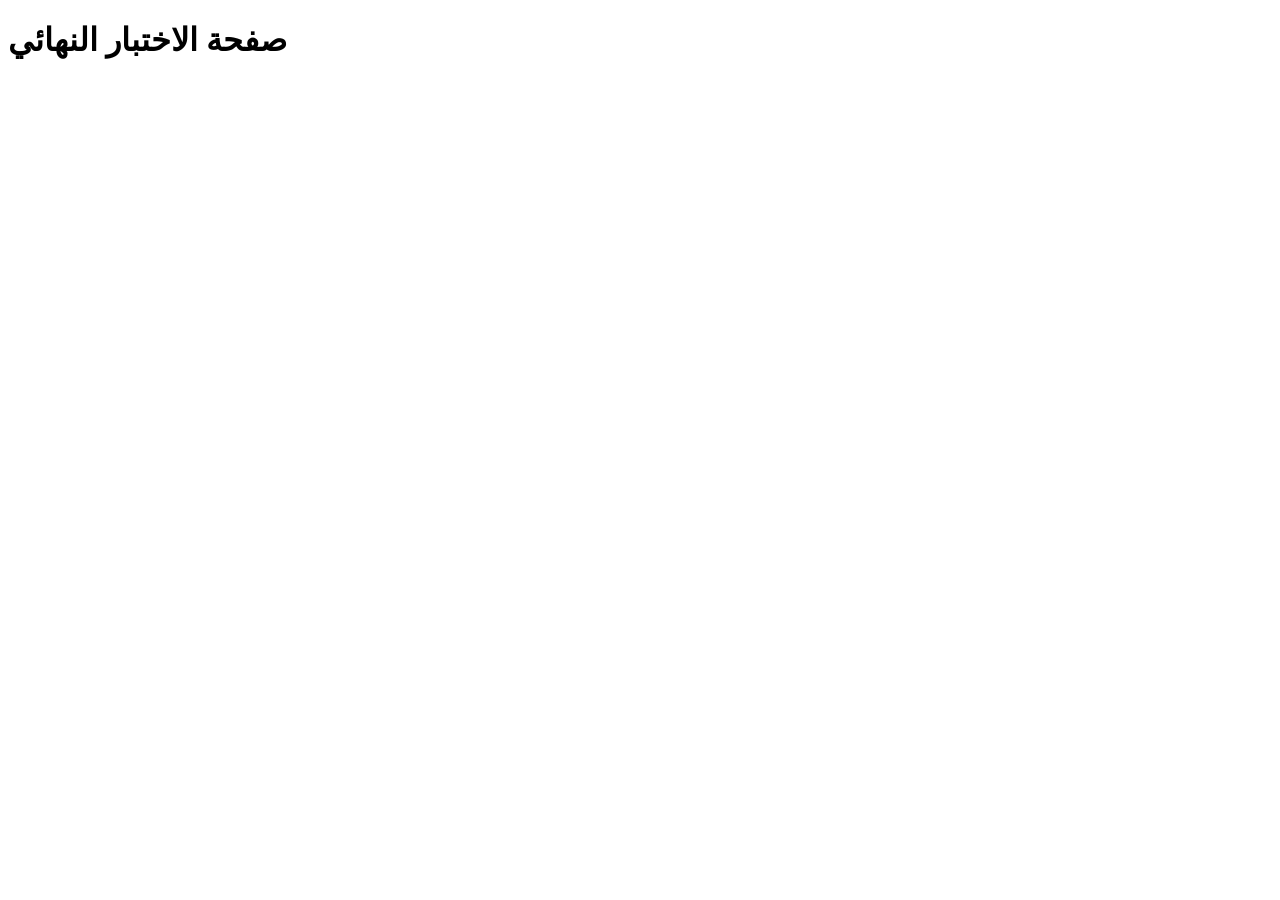
<file: exams/final.html>
<!DOCTYPE html>
<html lang="ar">
<head>
    <meta charset="UTF-8">
    <title>اختبار نهائي</title>
</head>
<body>
    <h1>صفحة الاختبار النهائي</h1>
    <!-- ضع محتوى الاختبار النهائي هنا -->
</body>
</html>
</file>
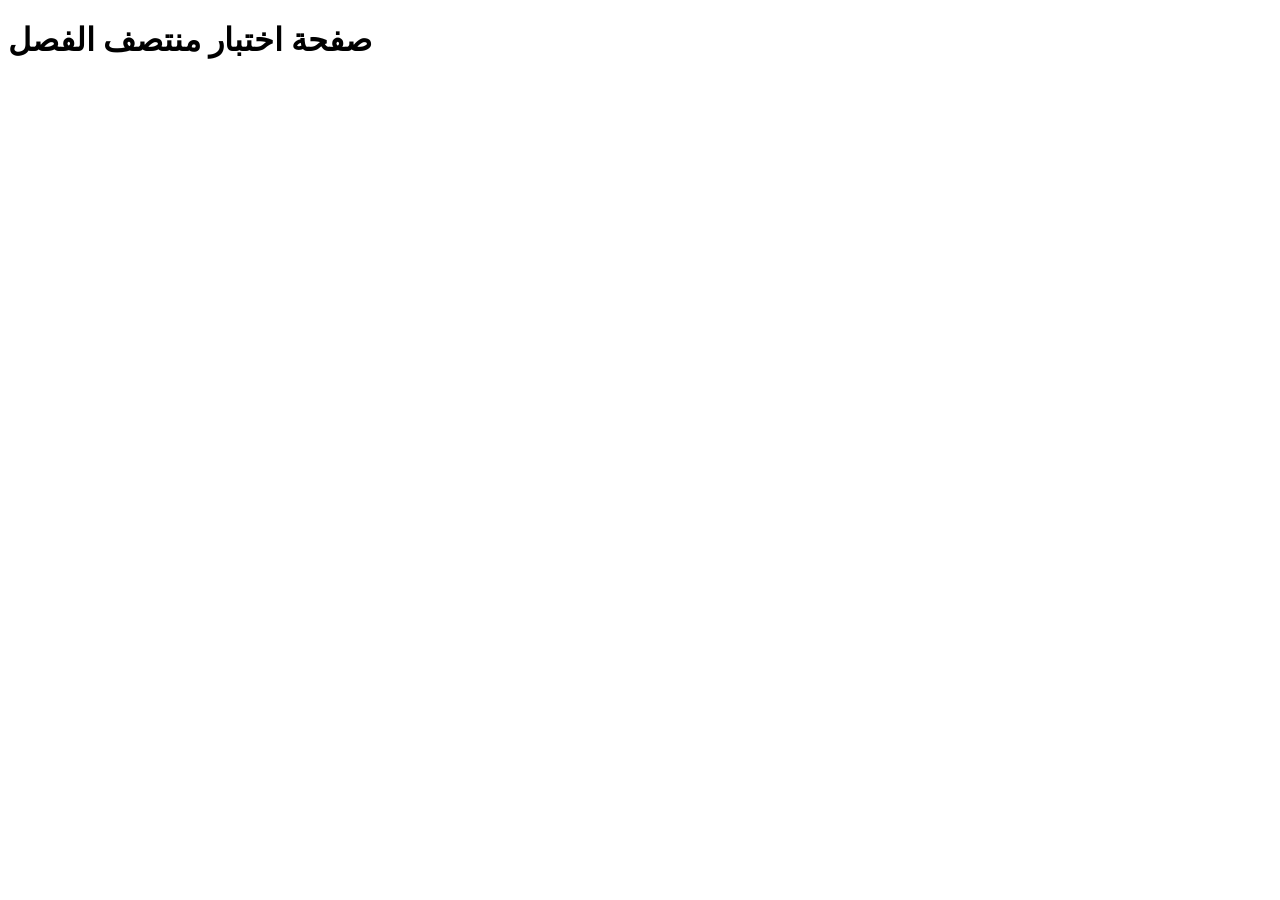
<file: exams/midterm.html>
<!DOCTYPE html>
<html lang="ar">
<head>
    <meta charset="UTF-8">
    <title>اختبار منتصف الفصل</title>
</head>
<body>
    <h1>صفحة اختبار منتصف الفصل</h1>
    <!-- ضع محتوى الاختبار هنا -->
</body>
</html>
</file>
<file: style.css>
* {
    margin: 0;
    padding: 0;
    box-sizing: border-box;
}

body {
    font-family: 'Tajawal', 'Segoe UI', sans-serif;
    background: linear-gradient(135deg, #0b2f2a, #1a4d44);
    min-height: 100vh;
    padding: 20px;
}

.container {
    max-width: 1200px;
    margin: 0 auto;
}

header {
    text-align: center;
    color: white;
    margin-bottom: 40px;
}

.logo {
    width: 80px;
    margin-bottom: 10px;
}

h1 {
    font-size: 2.5rem;
    margin-bottom: 10px;
}

.cards {
    display: grid;
    grid-template-columns: repeat(auto-fit, minmax(250px, 1fr));
    gap: 25px;
    margin-bottom: 40px;
}

.card {
    background: white;
    border-radius: 28px;
    padding: 25px;
    text-align: center;
    cursor: pointer;
    transition: 0.3s;
    box-shadow: 0 10px 25px rgba(0,0,0,0.2);
}

.card:hover {
    transform: translateY(-8px);
    background: #e6f7f0;
}

.card h3 {
    color: #1a5d4e;
    margin-bottom: 12px;
    font-size: 1.5rem;
}

.card p {
    color: #2d4a43;
    line-height: 1.5;
}

footer {
    text-align: center;
    color: #b0d9cf;
    margin-top: 40px;
    padding-top: 20px;
    border-top: 1px solid #3a7b6e;
}
</file>
